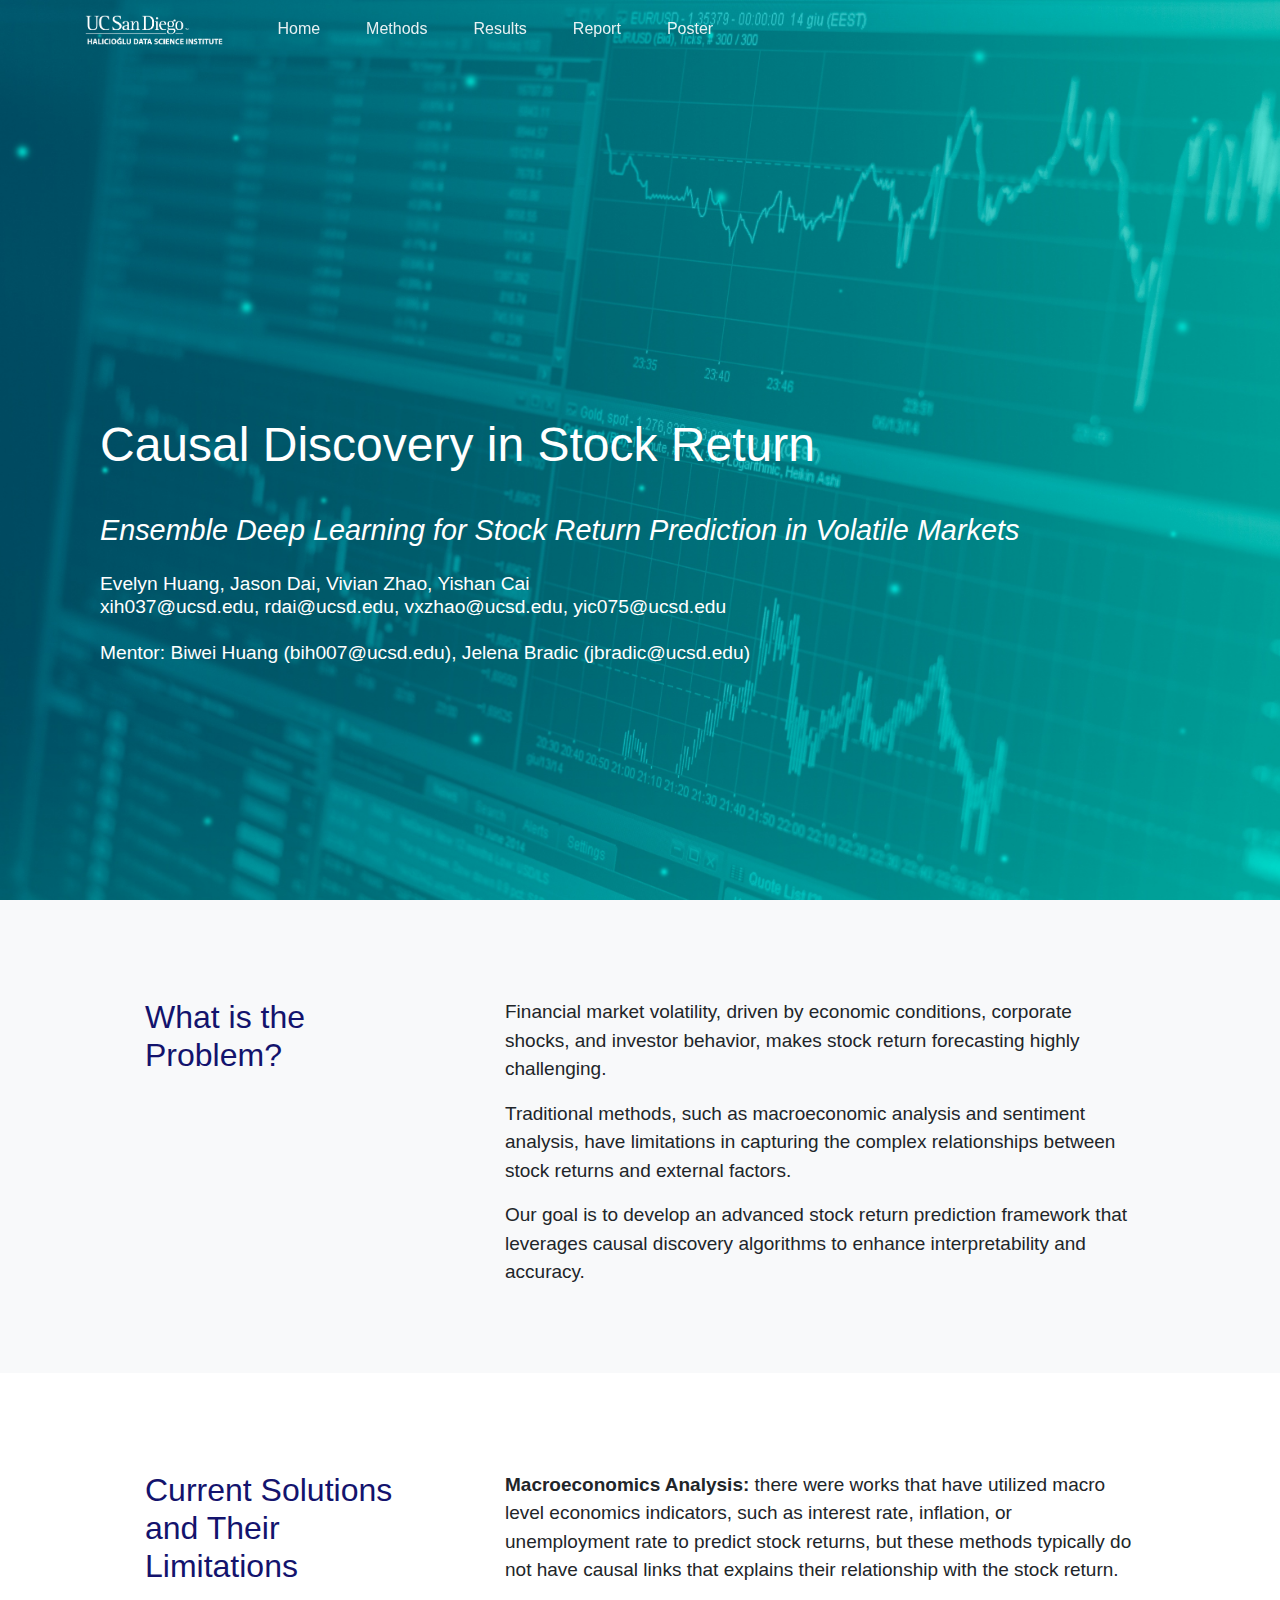
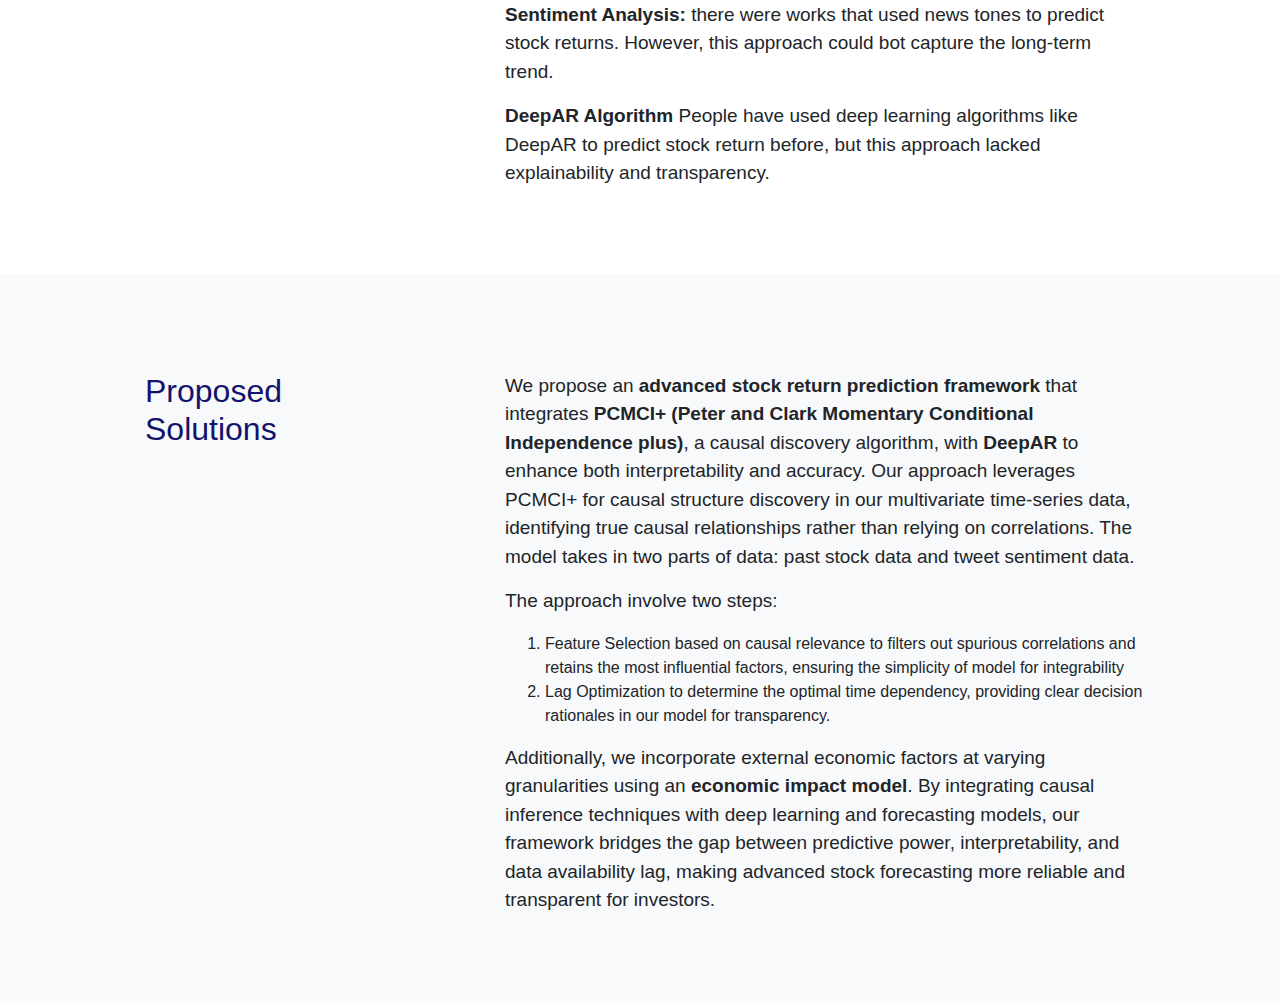
<file: index.html>
<!DOCTYPE html>
<html lang= "en">
  <head>
    <meta charset= "utf-8">
    <meta name="viewport" content="width=device-width, initial-scale=1.0">

    <link rel="stylesheet" href="https://stackpath.bootstrapcdn.com/bootstrap/4.4.1/css/bootstrap.min.css" integrity="sha384-Vkoo8x4CGsO3+Hhxv8T/Q5PaXtkKtu6ug5TOeNV6gBiFeWPGFN9MuhOf23Q9Ifjh" crossorigin="anonymous">
    <link rel="stylesheet" href="https://cdnjs.cloudflare.com/ajax/libs/font-awesome/4.7.0/css/font-awesome.min.css">
    <link rel="stylesheet" href="https://cdnjs.cloudflare.com/ajax/libs/font-awesome/5.15.3/css/all.min.css" integrity="sha512-iBBXm8fW90+nuLcSKlbmrPcLa0OT92xO1BIsZ+ywDWZCvqsWgccV3gFoRBv0z+8dLJgyAHIhR35VZc2oM/gI1w==" crossorigin="anonymous" referrerpolicy="no-referrer" />
    <link rel="stylesheet" href="style.css">
    
    <title>Causal Discovery in Stock Return</title>
    <style>
    p {
      text-align: justify;
      text-indent: 35px;
    }
    </style>
  </head>

  <body>
    <nav id="introNavbar" class="navbar navbar-expand-lg navbar-light bg-transparent navbar-light-text fixed-top">
      <div class = "container">
        <div class="icon-container">
            <span>
                <a href="https://datascience.ucsd.edu/" class="navbar-brand">
                    <img src="images/hdsi-white.png" class="dept-logo" id="hdsi-logo" alt="Department Logo">
                  </a>
            </span>
        </div>

        <button class="navbar-toggler" type="button" data-toggle="collapse" data-target="#navbar" aria-controls="navbarSupportedContent" aria-expanded="false" aria-label="Toggle navigation">
          <span class="navbar-toggler-icon"></span>
        </button>

        <div class="collapse navbar-collapse" id="navbar">
          <ul class="navbar-nav mr-auto">
            <li class="nav-item active">
              <a class="nav-link" href="index.html">Home <span class="sr-only">(current)</span></a>
            </li>
            <li class="nav-item">
              <a class="nav-link" href="Methods.html">Methods</a>
            </li>
            <li class="nav-item">
              <a class="nav-link" href="Results.html">Results</a>
            </li>
            <li class="nav-item">
              <a class="nav-link" href="docs/report.pdf" target="_blank">Report</a>
            </li>
            <li class="nav-item">
                <a class="nav-link" href="docs/poster.pdf" target="_blank">Poster</a>
            </li>
          </ul>
        </div>

        <div class="icon-container">
            <span><a href="https://github.com/VivianZhao12/CAPSTONE-stockreturn"><i class="fab fa-github"></i></a></span>
        </div>
      </div>
    </nav>

    <!-- open image -->
    <div style="position: relative;">
        <img src="images\open_bg.jpg" alt="Full Page Image" class="full-page-image">
        <div class="overlay">
            <h1>Causal Discovery in Stock Return</h1><br>
            <h2>Ensemble Deep Learning for Stock Return Prediction in Volatile Markets</h2>
            <div class="author-info">
              Evelyn Huang, Jason Dai, Vivian Zhao, Yishan Cai<br>
              xih037@ucsd.edu, rdai@ucsd.edu, vxzhao@ucsd.edu, yic075@ucsd.edu<br><br>
              Mentor: Biwei Huang (bih007@ucsd.edu), Jelena Bradic (jbradic@ucsd.edu)
            </div>
        </div>
    </div>

    <div class="container">
      <div class="container-fluid">
      
        <div id="row-prob" class="row bg-grey">
          <div class="col-sm-5 col-md-4 col-lg-4">
            <br><br>
            <h2> What is the Problem? </h2>
          </div>
          <div class="col-sm-7 col-md-8 col-lg-8 mt-5">
            <header>
              <p> Financial market volatility, driven by economic conditions, corporate shocks, and investor behavior, makes stock return forecasting highly challenging. </p>
              <p> Traditional methods, such as macroeconomic analysis and sentiment analysis, have limitations in capturing the complex relationships between stock returns and external factors. </p>
              <p> Our goal is to develop an advanced stock return prediction framework that leverages causal discovery algorithms to enhance interpretability and accuracy. </p>
            </header> 
          </div> 
        </div>
        
 
        <div id="row-cur" class="row bg-white">
          <div class="col-sm-5 col-md-4 col-lg-4">
            <br><br>
            <h2> Current Solutions and Their Limitations </h2>
          </div>
          <div class="col-sm-7 col-md-8 col-lg-8 mt-5">
            <header>
                <p> 
                  <strong>Macroeconomics Analysis: </strong> there were works that have utilized macro level economics indicators, such as interest rate, inflation, or unemployment rate to predict stock returns, but these methods typically do not have causal links that explains their relationship with the stock return.
                </p>
                <p> <strong>Sentiment Analysis: </strong> there were works that used news tones to predict stock returns. However, this approach could bot capture the long-term trend.</p>
                <p> <strong>DeepAR Algorithm</strong> People have used deep learning algorithms like DeepAR to predict stock return before, but this approach lacked explainability and transparency.</p>
            </header>
            
          </div>  
        </div>

        <div id="row-sol" class="row bg-grey">
            <div class="col-sm-5 col-md-4 col-lg-4">
              <br><br>
              <h2> Proposed Solutions </h2>
            </div>
            <div class="col-sm-7 col-md-8 col-lg-8 mt-5">
              <header>
                    <p>We propose an <strong>advanced stock return prediction framework</strong> that integrates
                        <strong>PCMCI+ (Peter and Clark Momentary Conditional Independence plus)</strong>, a causal discovery algorithm, with <strong>DeepAR</strong> to enhance both interpretability and accuracy. 
                        Our approach leverages PCMCI+ for causal structure discovery in our multivariate time-series data, identifying true
                        causal relationships rather than relying on correlations. The model takes in two parts of data: past stock data and tweet sentiment data.
                    </p>
                    <p>
                      The approach involve two steps: 
                      <ol type="1">
                     <li>
                        Feature Selection based on causal relevance to filters out spurious correlations and retains
                        the most influential factors, ensuring the simplicity of model for integrability 
                     </li>
                      <li>
                        Lag Optimization to determine the optimal time dependency, providing clear decision rationales in
                        our model for transparency.
                      </li>
                      </ol>
                    </p>
                    <p>Additionally, we incorporate external economic factors at varying granularities using an <strong>economic impact
                    model</strong>. 
                      
                    By integrating causal inference techniques with deep learning and forecasting models,
                    our framework bridges the gap between predictive power, interpretability, and data availability lag, making advanced stock forecasting more reliable and transparent for investors.
                    </p>
              </header>
            </div>  
          </div>
      </div>
    </div>

  
    <!-- Scripts -->
    <script src="https://stackpath.bootstrapcdn.com/bootstrap/4.4.1/js/bootstrap.min.js" integrity="sha384-wfSDF2E50Y2D1uUdj0O3uMBJnjuUD4Ih7YwaYd1iqfktj0Uod8GCExl3Og8ifwB6" crossorigin="anonymous"></script>
    <script src="https://code.jquery.com/jquery-3.4.1.slim.min.js" integrity="sha384-J6qa4849blE2+poT4WnyKhv5vZF5SrPo0iEjwBvKU7imGFAV0wwj1yYfoRSJoZ+n" crossorigin="anonymous"></script>
    <script src="https://cdn.jsdelivr.net/npm/popper.js@1.16.0/dist/umd/popper.min.js" integrity="sha384-Q6E9RHvbIyZFJoft+2mJbHaEWldlvI9IOYy5n3zV9zzTtmI3UksdQRVvoxMfooAo" crossorigin="anonymous"></script>
    <script src="https://stackpath.bootstrapcdn.com/bootstrap/4.4.1/js/bootstrap.min.js" integrity="sha384-wfSDF2E50Y2D1uUdj0O3uMBJnjuUD4Ih7YwaYd1iqfktj0Uod8GCExl3Og8ifwB6" crossorigin="anonymous"></script>
    <script src="main.js"></script>

  </body>
</html>
</file>
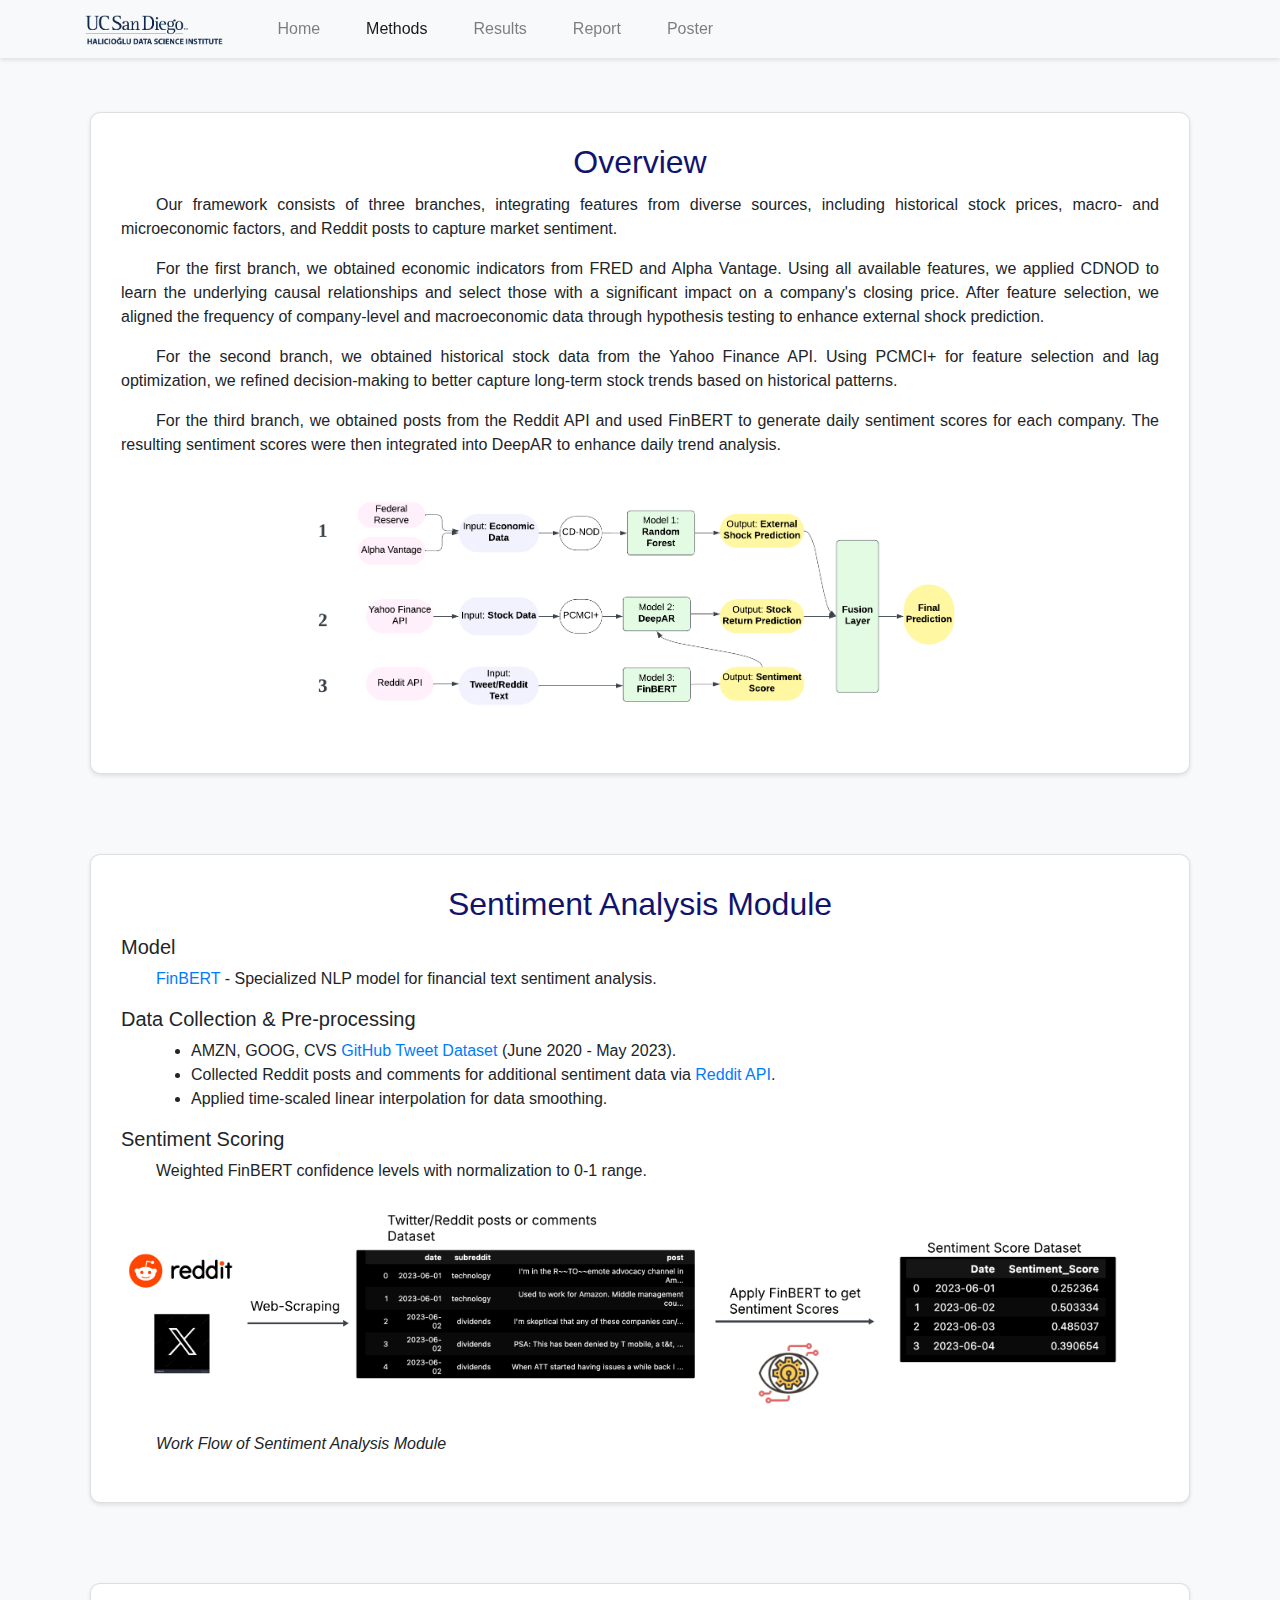
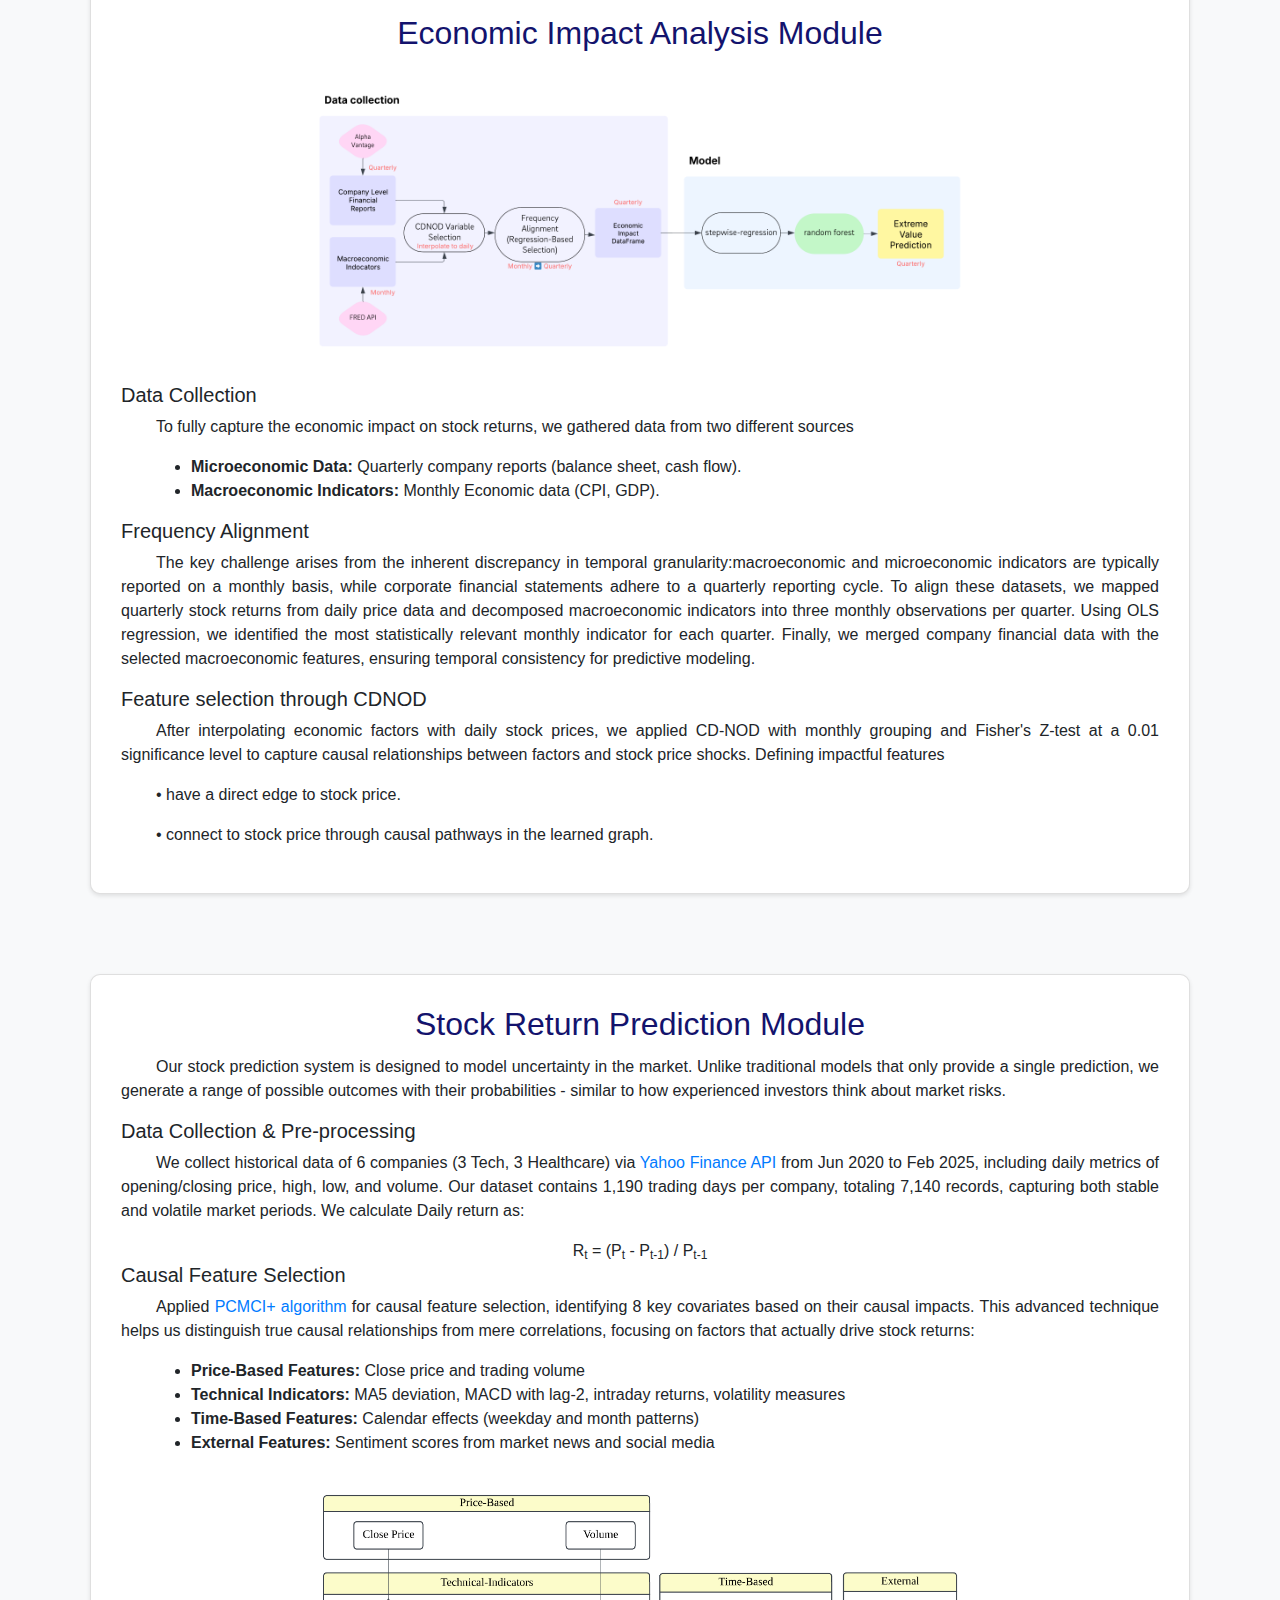
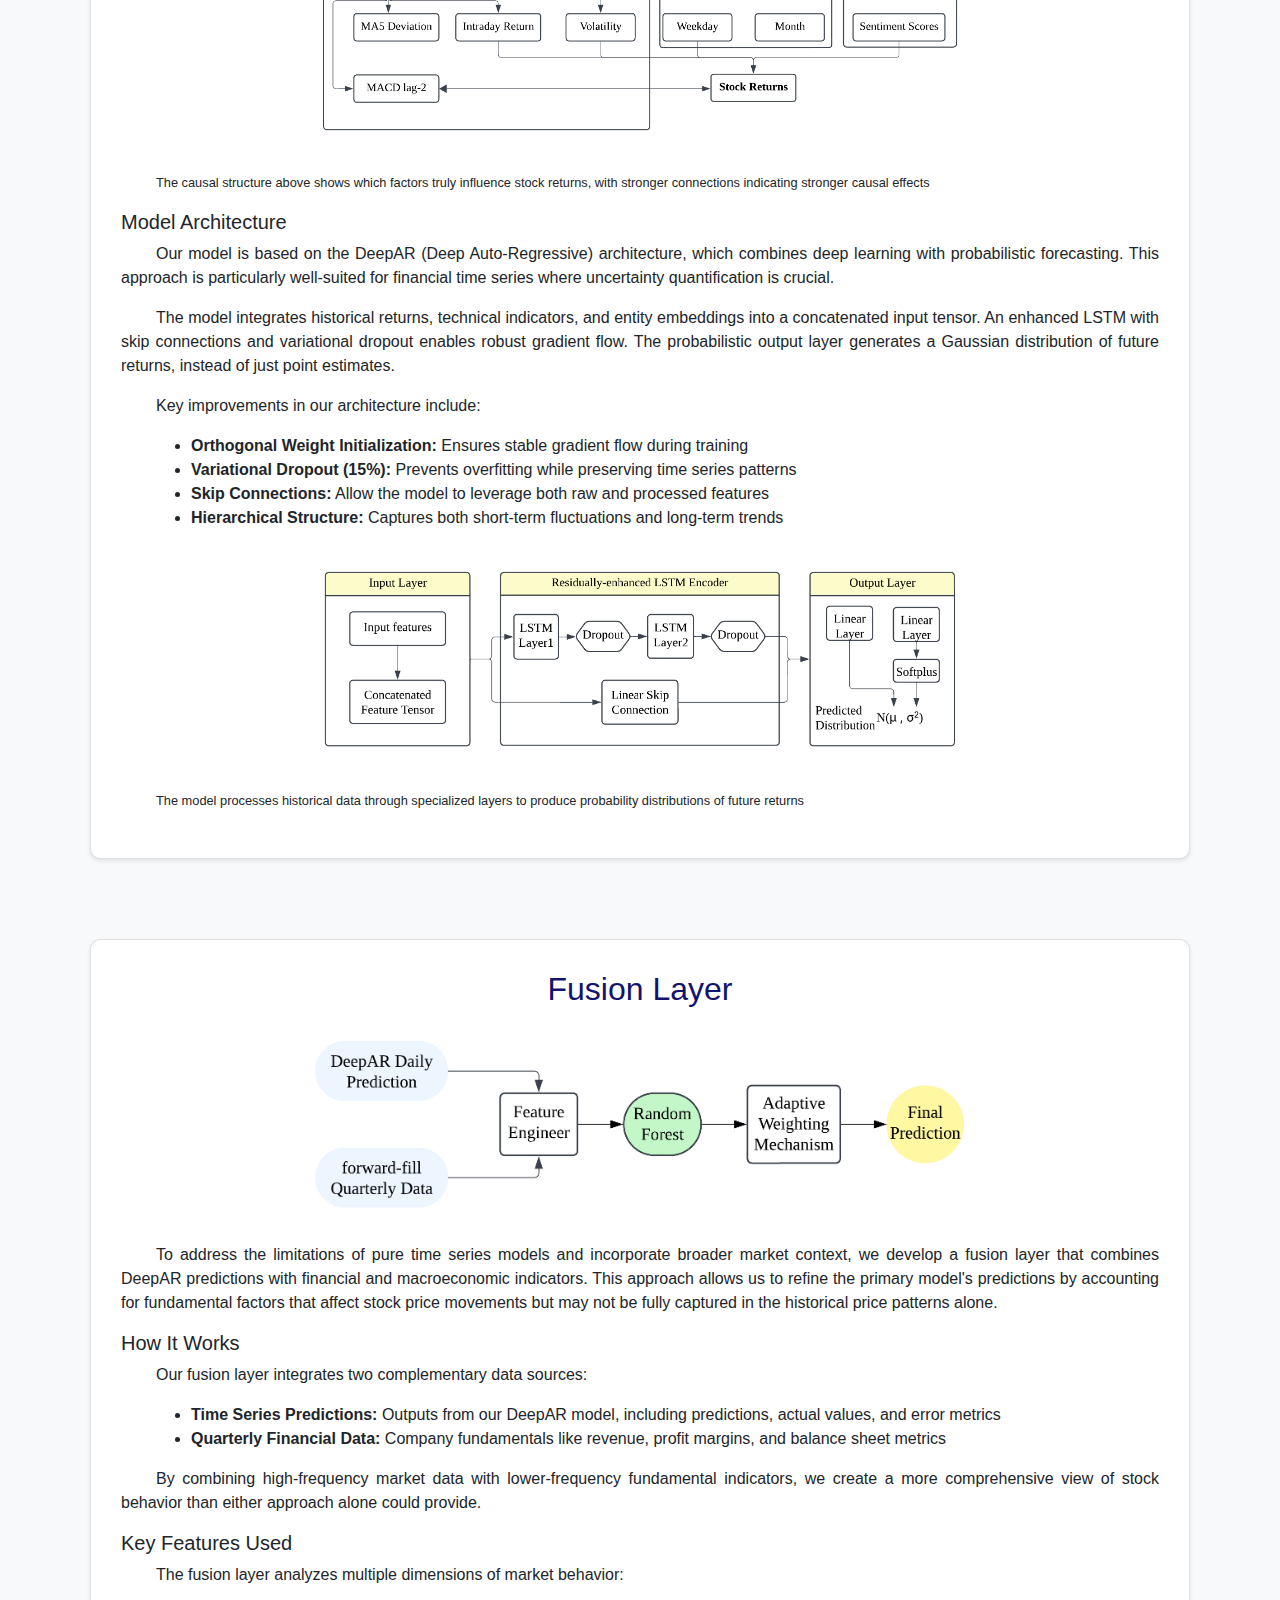
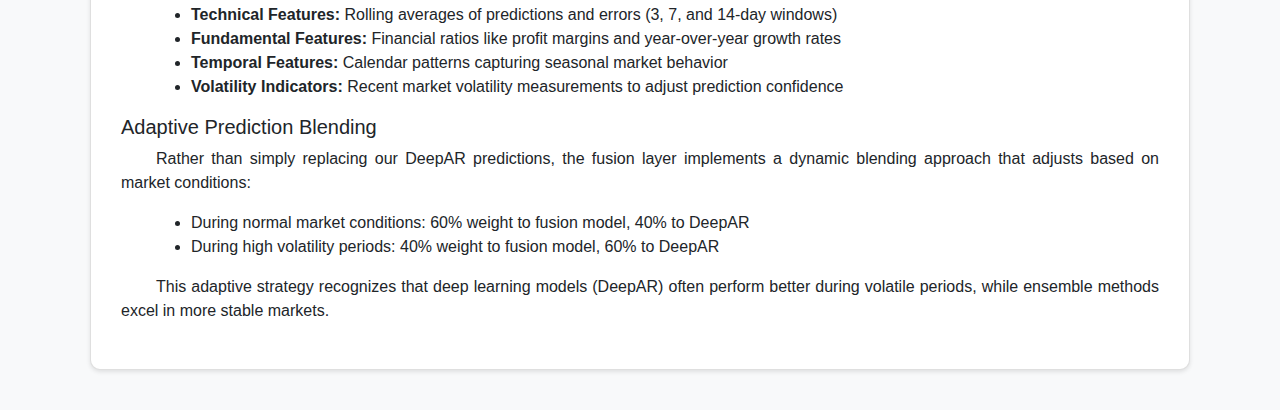
<file: Methods.html>
<!DOCTYPE html>
<html lang= "en">
  <head>
    <meta charset= "utf-8">
    <meta name="viewport" content="width=device-width, initial-scale=1.0">

    <link rel="stylesheet" href="https://stackpath.bootstrapcdn.com/bootstrap/4.4.1/css/bootstrap.min.css" integrity="sha384-Vkoo8x4CGsO3+Hhxv8T/Q5PaXtkKtu6ug5TOeNV6gBiFeWPGFN9MuhOf23Q9Ifjh" crossorigin="anonymous">
    <link rel="stylesheet" href="https://cdnjs.cloudflare.com/ajax/libs/font-awesome/4.7.0/css/font-awesome.min.css">
    <link rel="stylesheet" href="https://cdnjs.cloudflare.com/ajax/libs/font-awesome/5.15.3/css/all.min.css" integrity="sha512-iBBXm8fW90+nuLcSKlbmrPcLa0OT92xO1BIsZ+ywDWZCvqsWgccV3gFoRBv0z+8dLJgyAHIhR35VZc2oM/gI1w==" crossorigin="anonymous" referrerpolicy="no-referrer" />
    <link rel="stylesheet" href="style.css">
    
    <title>Methods</title>
    <style>
    p {
      text-align: justify;
      text-indent: 35px;
    }
    </style>
  </head>

  <body class="page-bg">
    <nav class="navbar navbar-expand-lg navbar-light bg-light fixed-top"  style="box-shadow: 0px 2px 4px rgba(0, 0, 0, 0.1);">
      <div class="container">
        <div class="icon-container">
            <span>
                <a href="https://datascience.ucsd.edu/" class="navbar-brand">
                    <img src="images/hdsi-blue-gold.png" class="dept-logo" id="hdsi-logo" alt="Department Logo">
                  </a>
            </span>
        </div>

        <button class="navbar-toggler" type="button" data-toggle="collapse" data-target="#navbar" aria-controls="navbarSupportedContent" aria-expanded="false" aria-label="Toggle navigation">
          <span class="navbar-toggler-icon"></span>
        </button>

        <div class="collapse navbar-collapse" id="navbar">
          <ul class="navbar-nav mr-auto">
            <li class="nav-item">
              <a class="nav-link" href="index.html">Home</a>
            </li>
            <li class="nav-item active">
              <a class="nav-link" href="Methods.html">Methods<span class="sr-only">(current)</span></a>
            </li>
            <li class="nav-item">
                <a class="nav-link" href="Results.html">Results</a>
            </li>
            <li class="nav-item">
                <a class="nav-link" href="docs/report.pdf" target="_blank">Report</a>
              </li>
            <li class="nav-item">
                <a class="nav-link" href="docs/poster.pdf" target="_blank">Poster</a>
            </li>
          </ul>
        </div>
      
        <div class="icon-container">
            <span><a href="https://github.com/VivianZhao12/CAPSTONE-stockreturn"><i class="fab fa-github"></i></a></span>
        </div>
        
      </div>
    </nav>
    <br><br><br>


    <div class="content-card-wrapper">
        <div class="card">
          <div class="card-body">
            <h2 class="card-title text-center">Overview</h2>
            <p>Our framework consists of three branches, integrating features from diverse sources, including historical stock prices, macro- and microeconomic factors, and Reddit posts to capture market sentiment.</p>
            <p>For the first branch, we obtained economic indicators from FRED and Alpha Vantage. Using all available features, we applied CDNOD to learn the underlying causal relationships and select those with a significant impact on a company's closing price. After feature selection, we aligned the frequency of company-level and macroeconomic data through hypothesis testing to enhance external shock prediction.</p>
            <p>For the second branch, we obtained historical stock data from the Yahoo Finance API. Using PCMCI+ for feature selection and lag optimization, we refined decision-making to better capture long-term stock trends based on historical patterns.</p>
            <p>For the third branch, we obtained posts from the Reddit API and used FinBERT to generate daily sentiment scores for each company. The resulting sentiment scores were then integrated into DeepAR to enhance daily trend analysis.</p>
            <img src="images/Flowchart.png" alt="project structure overview">
          </div>
        </div>
    </div>

    <div class="content-card-wrapper">
      <div class="card">
        <div class="card-body">
              <h2 class="card-title text-center">Sentiment Analysis Module</h2>
              <h5>Model</h5> 
              <p> <a href="https://huggingface.co/ProsusAI/finbert">FinBERT</a> - Specialized NLP model for financial text sentiment analysis.</p>
  
              <h5>Data Collection & Pre-processing</h5>
              <ul>
                  <li>AMZN, GOOG, CVS <a href="https://github.com/hao1zhao/Bigdata23/tree/main/tweet">GitHub Tweet Dataset</a> (June 2020 - May 2023).</li>
                  <li>Collected Reddit posts and comments for additional sentiment data via <a href="https://www.reddit.com/dev/api/">Reddit API</a>.</li>
                  <li>Applied time-scaled linear interpolation for data smoothing.</li>
              </ul>
  
              <h5>Sentiment Scoring</h5>
              <p> Weighted FinBERT confidence levels with normalization to 0-1 range.</p>
  
              <div class="image-container text-center">
                  <img src="images/Sentiment_work_flow.png" alt="Work Flow of Sentiment Analysis Module" style="width: 100%;">
                  <p><em>Work Flow of Sentiment Analysis Module</em></p>
              </div>
         </div>
      </div>
    </div>

    <div class="content-card-wrapper">
        <div class="card">
            <div class="card-body">
                <h2 class="card-title text-center">Economic Impact Analysis Module</h2>
                    <div class="text-center">
                        <img src="images/economic_impact_flowchart.png" alt="Economic Impact Framework">
                    </div>

                    <h5>Data Collection</h5>
                        <p>To fully capture the  economic impact on stock returns, we gathered data from two different sources</p>
                    <ul>
                        <li><strong>Microeconomic Data:</strong> Quarterly company reports (balance sheet, cash flow).</li>
                        <li><strong>Macroeconomic Indicators:</strong> Monthly Economic data (CPI, GDP).</li>
                    </ul>

                    <h5>Frequency Alignment</h5>
                    <p>The key challenge arises from the inherent discrepancy in temporal granularity:macroeconomic and microeconomic indicators are typically reported on a monthly basis, 
                      while corporate financial statements adhere to a quarterly reporting cycle. To align these datasets, we mapped quarterly stock returns from daily price data and 
                      decomposed macroeconomic indicators into three monthly observations per quarter. Using OLS regression, we identified the most statistically relevant monthly 
                      indicator for each quarter. Finally, we merged company financial data with the selected macroeconomic features, ensuring temporal consistency for predictive modeling.
                    </p>
                    <h5>Feature selection through CDNOD</h5>
                    <p>After interpolating economic factors with daily stock prices, we applied CD-NOD with monthly
                      grouping and Fisher's Z-test at a 0.01 significance level to capture causal relationships
                      between factors and stock price shocks.
                      Defining impactful features</p>
                      <p>• have a direct edge to stock price.</p>
                      <p>• connect to stock price through causal pathways in the learned graph.</p>
                    </p>
              </div>
        </div>
    </div>
      
    <div class="content-card-wrapper">
      <div class="card">
          <div class="card-body">
              <h2 class="card-title text-center">Stock Return Prediction Module</h2>
              <p>
                  Our stock prediction system is designed to model uncertainty in the market. Unlike traditional models that only 
                  provide a single prediction, we generate a range of possible outcomes with their probabilities - similar to how 
                  experienced investors think about market risks.
              </p>
                  
              <h5>Data Collection & Pre-processing</h5>
              <p>
                  We collect historical data of 6 companies (3 Tech, 3 Healthcare) via <a href="https://yfinance-python.org/">Yahoo Finance API</a> 
                  from Jun 2020 to Feb 2025, including daily metrics of opening/closing price, high, low, and volume. Our dataset contains 
                  1,190 trading days per company, totaling 7,140 records, capturing both stable and volatile market periods. We calculate Daily return as:
              <div class="formula text-center">
                  R<sub>t</sub> = (P<sub>t</sub> - P<sub>t-1</sub>) / P<sub>t-1</sub>
              </div>
                  
              <h5>Causal Feature Selection</h5>
              <p>
                  Applied <a href="https://jakobrunge.github.io/tigramite/">PCMCI+ algorithm</a> for causal feature selection, identifying 8 key covariates based on their causal impacts.
                  This advanced technique helps us distinguish true causal relationships from mere correlations, focusing on factors that actually drive stock returns:
              </p>
              <ul>
                  <li><strong>Price-Based Features:</strong> Close price and trading volume</li>
                  <li><strong>Technical Indicators:</strong> MA5 deviation, MACD with lag-2, intraday returns, volatility measures</li>
                  <li><strong>Time-Based Features:</strong> Calendar effects (weekday and month patterns)</li>
                  <li><strong>External Features:</strong> Sentiment scores from market news and social media</li>
              </ul>
              <img src="images/feature_relationship.png" alt="pcmci_plus_feature_selection">
              <p><small>The causal structure above shows which factors truly influence stock returns, with stronger connections indicating stronger causal effects</small></p>
                  
              <h5>Model Architecture</h5>
              <p>
                  Our model is based on the DeepAR (Deep Auto-Regressive) architecture, which combines deep learning with probabilistic forecasting. 
                  This approach is particularly well-suited for financial time series where uncertainty quantification is crucial.
              </p>
              <p>
                  The model integrates historical returns, technical indicators, and entity embeddings into a concatenated
                  input tensor. An enhanced LSTM with skip connections and variational dropout enables robust gradient flow.
                  The probabilistic output layer generates a Gaussian distribution of future returns, instead of just point estimates.
              </p>
              <p>
                  Key improvements in our architecture include:
              </p>
              <ul>
                  <li><strong>Orthogonal Weight Initialization:</strong> Ensures stable gradient flow during training</li>
                  <li><strong>Variational Dropout (15%):</strong> Prevents overfitting while preserving time series patterns</li>
                  <li><strong>Skip Connections:</strong> Allow the model to leverage both raw and processed features</li>
                  <li><strong>Hierarchical Structure:</strong> Captures both short-term fluctuations and long-term trends</li>
              </ul>
              <img src="images/deepar_model.png" alt="deepar_model">
              <p><small>The model processes historical data through specialized layers to produce probability distributions of future returns</small></p>
          </div>
      </div>
    </div>

    <div class="content-card-wrapper">
      <div class="card">
          <div class="card-body">
              <h2 class="card-title text-center">Fusion Layer</h2>
              <img src="images/fusion_layer.png" alt="fusion_layer">
              <p>
                  To address the limitations of pure time series models and incorporate broader market context, we develop a fusion layer that combines DeepAR predictions with financial 
                  and macroeconomic indicators. This approach allows us to refine the primary model's predictions by accounting for fundamental factors that affect stock price movements 
                  but may not be fully captured in the historical price patterns alone.
              </p>
              
              <h5>How It Works</h5>
              <p>
                  Our fusion layer integrates two complementary data sources:
              </p>
              <ul>
                  <li><strong>Time Series Predictions:</strong> Outputs from our DeepAR model, including predictions, actual values, and error metrics</li>
                  <li><strong>Quarterly Financial Data:</strong> Company fundamentals like revenue, profit margins, and balance sheet metrics</li>
              </ul>
              <p>
                  By combining high-frequency market data with lower-frequency fundamental indicators, we create a more comprehensive view of stock behavior than either approach alone could provide.
              </p>
              
              <h5>Key Features Used</h5>
              <p>
                  The fusion layer analyzes multiple dimensions of market behavior:
              </p>
              <ul>
                  <li><strong>Technical Features:</strong> Rolling averages of predictions and errors (3, 7, and 14-day windows)</li>
                  <li><strong>Fundamental Features:</strong> Financial ratios like profit margins and year-over-year growth rates</li>
                  <li><strong>Temporal Features:</strong> Calendar patterns capturing seasonal market behavior</li>
                  <li><strong>Volatility Indicators:</strong> Recent market volatility measurements to adjust prediction confidence</li>
              </ul>
              
              <h5>Adaptive Prediction Blending</h5>
              <p>
                  Rather than simply replacing our DeepAR predictions, the fusion layer implements a dynamic blending approach that adjusts based on market conditions:
              </p>
              <ul>
                  <li>During normal market conditions: 60% weight to fusion model, 40% to DeepAR</li>
                  <li>During high volatility periods: 40% weight to fusion model, 60% to DeepAR</li>
              </ul>
              <p>
                  This adaptive strategy recognizes that deep learning models (DeepAR) often perform better during volatile periods, while ensemble methods excel in more stable markets.
              </p>
          </div>
      </div>
    </div>

    <!-- Scripts -->
    <script src="https://stackpath.bootstrapcdn.com/bootstrap/4.4.1/js/bootstrap.min.js" integrity="sha384-wfSDF2E50Y2D1uUdj0O3uMBJnjuUD4Ih7YwaYd1iqfktj0Uod8GCExl3Og8ifwB6" crossorigin="anonymous"></script>
    <script src="https://code.jquery.com/jquery-3.4.1.slim.min.js" integrity="sha384-J6qa4849blE2+poT4WnyKhv5vZF5SrPo0iEjwBvKU7imGFAV0wwj1yYfoRSJoZ+n" crossorigin="anonymous"></script>
    <script src="https://cdn.jsdelivr.net/npm/popper.js@1.16.0/dist/umd/popper.min.js" integrity="sha384-Q6E9RHvbIyZFJoft+2mJbHaEWldlvI9IOYy5n3zV9zzTtmI3UksdQRVvoxMfooAo" crossorigin="anonymous"></script>
    <script src="https://stackpath.bootstrapcdn.com/bootstrap/4.4.1/js/bootstrap.min.js" integrity="sha384-wfSDF2E50Y2D1uUdj0O3uMBJnjuUD4Ih7YwaYd1iqfktj0Uod8GCExl3Og8ifwB6" crossorigin="anonymous"></script>

  </body>
</html>
</file>
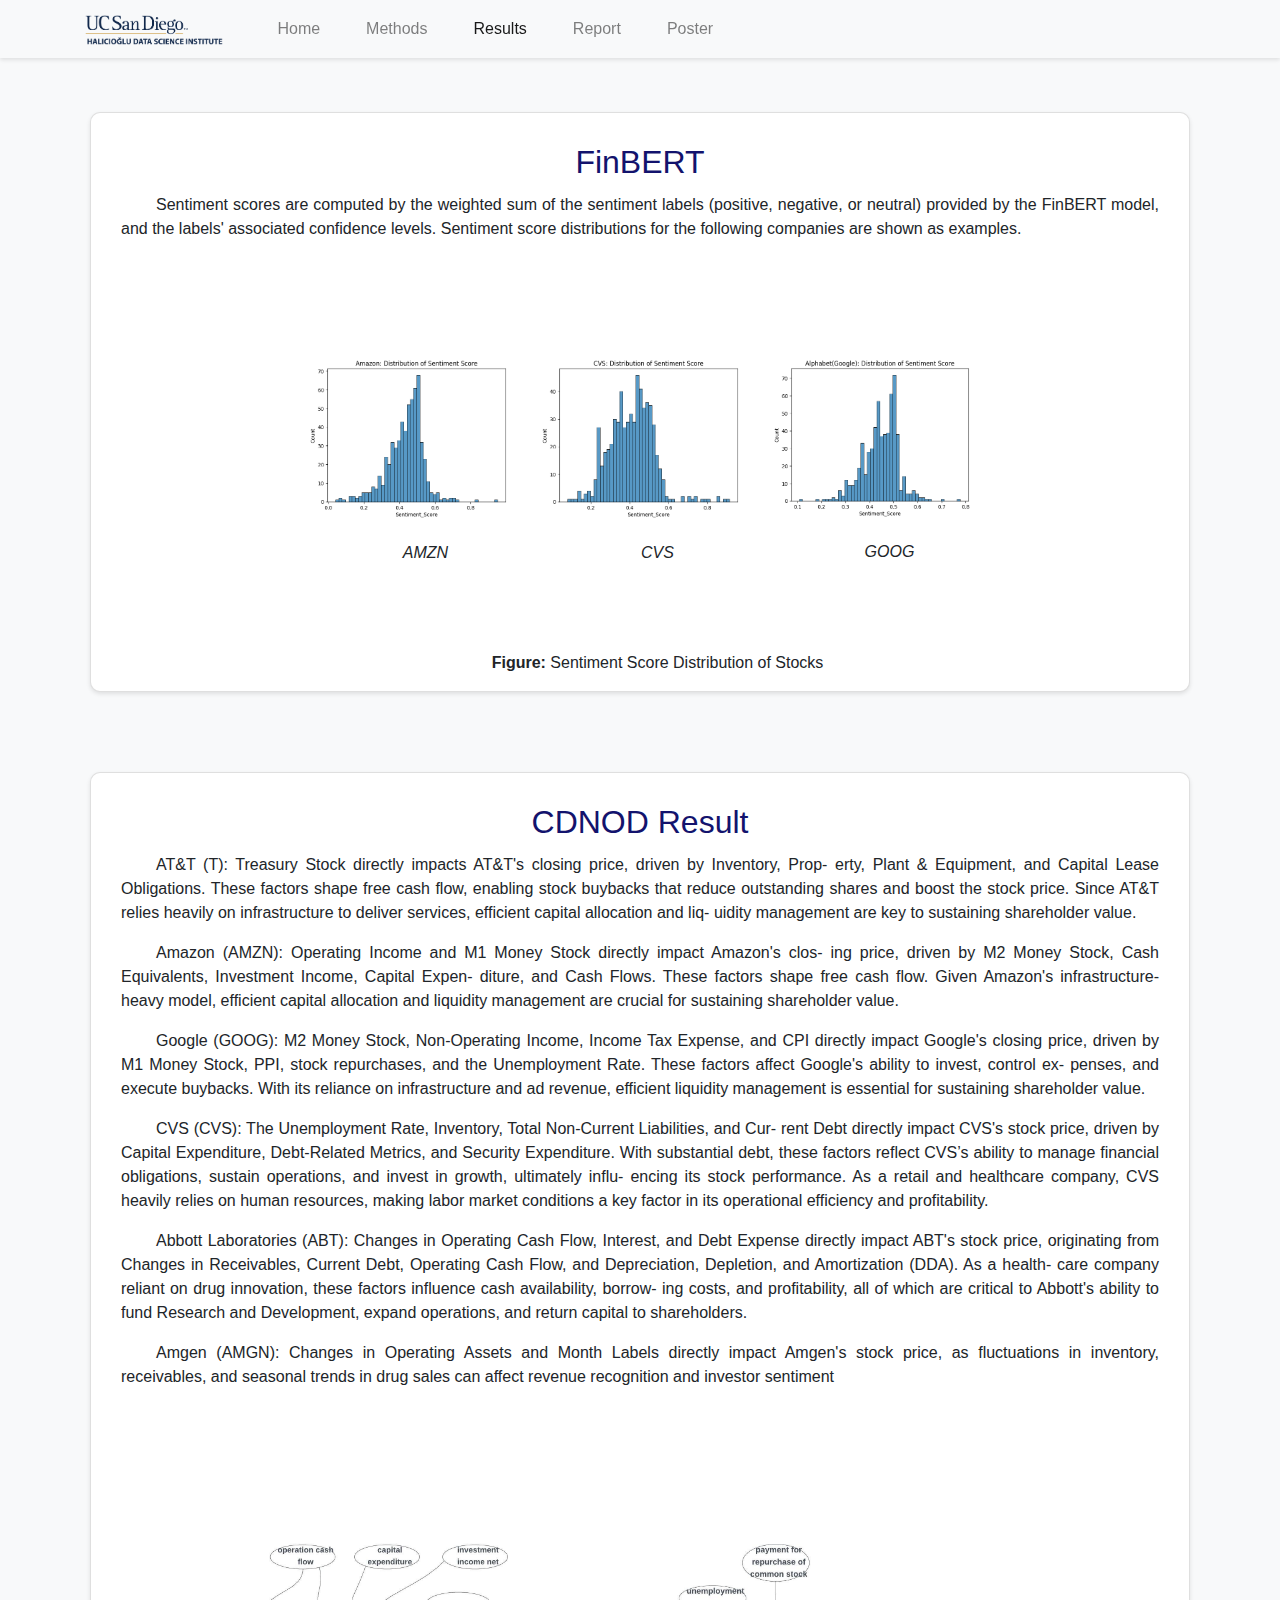
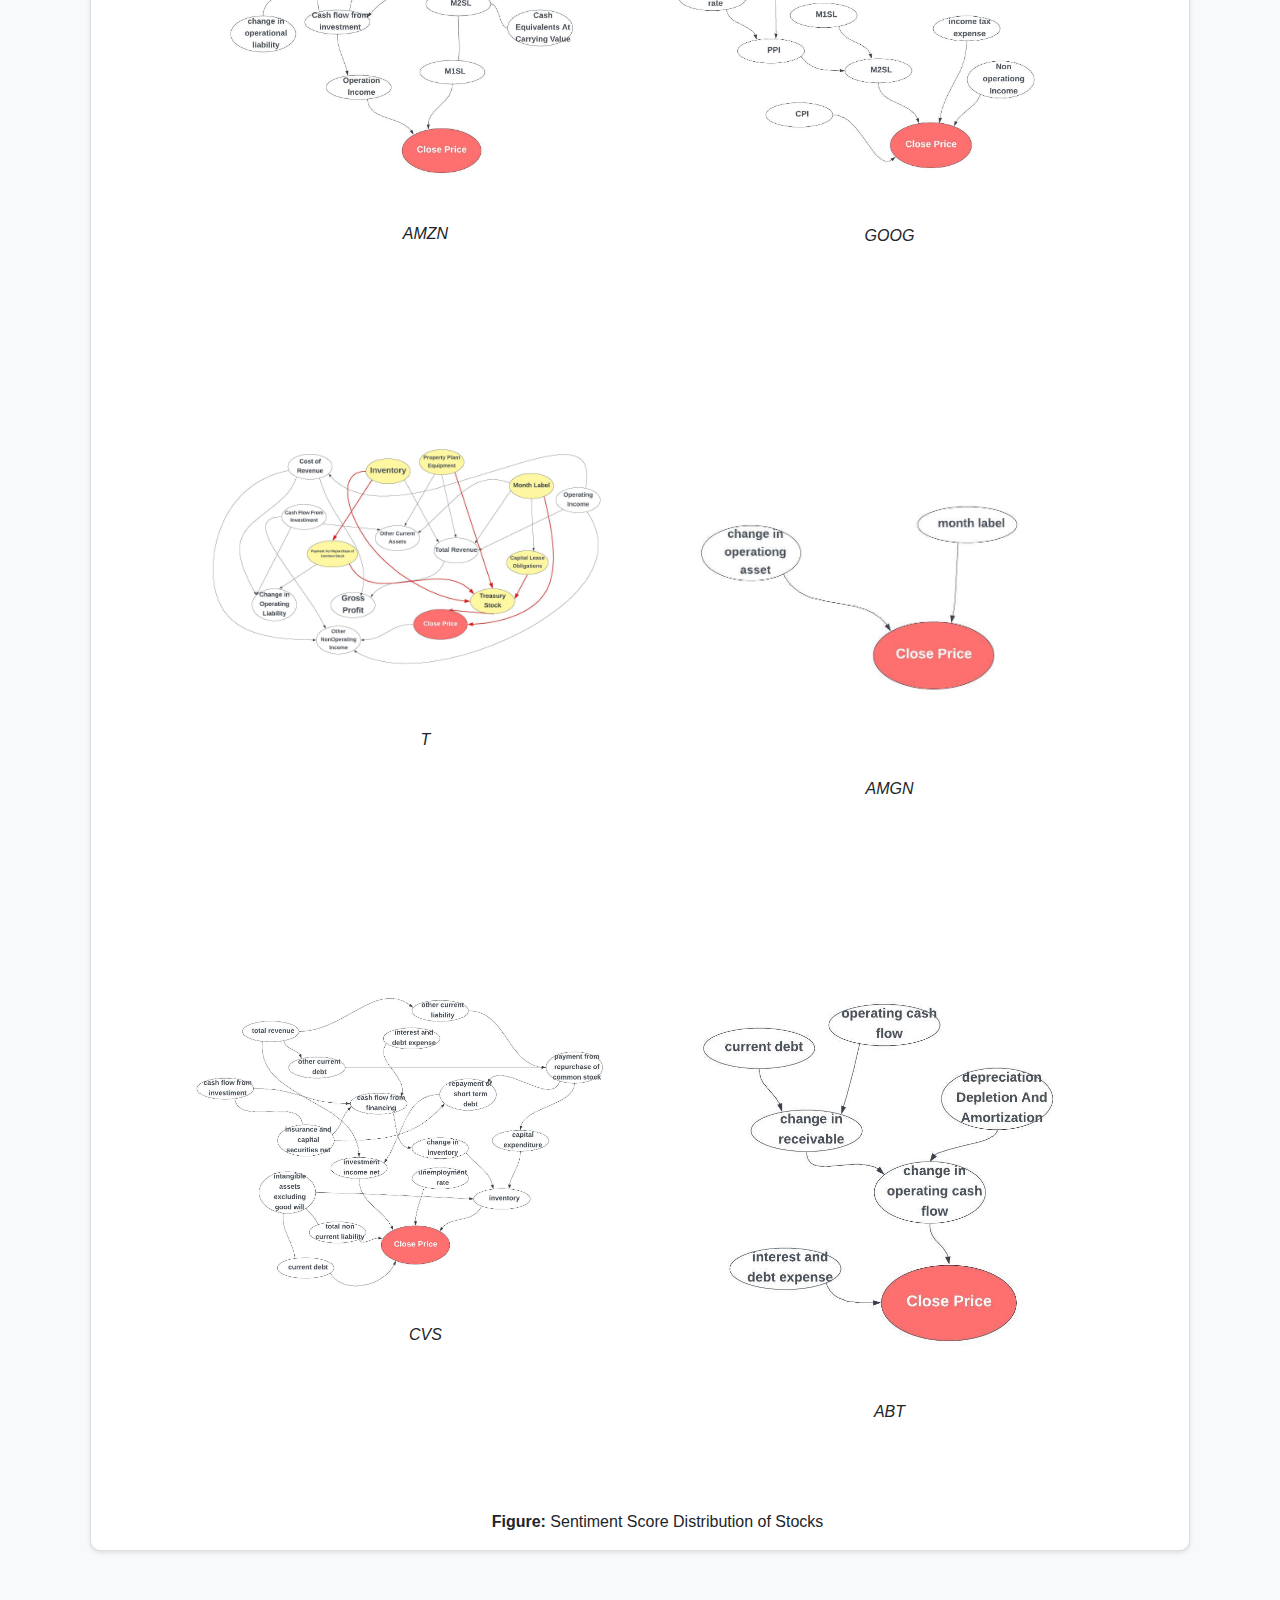
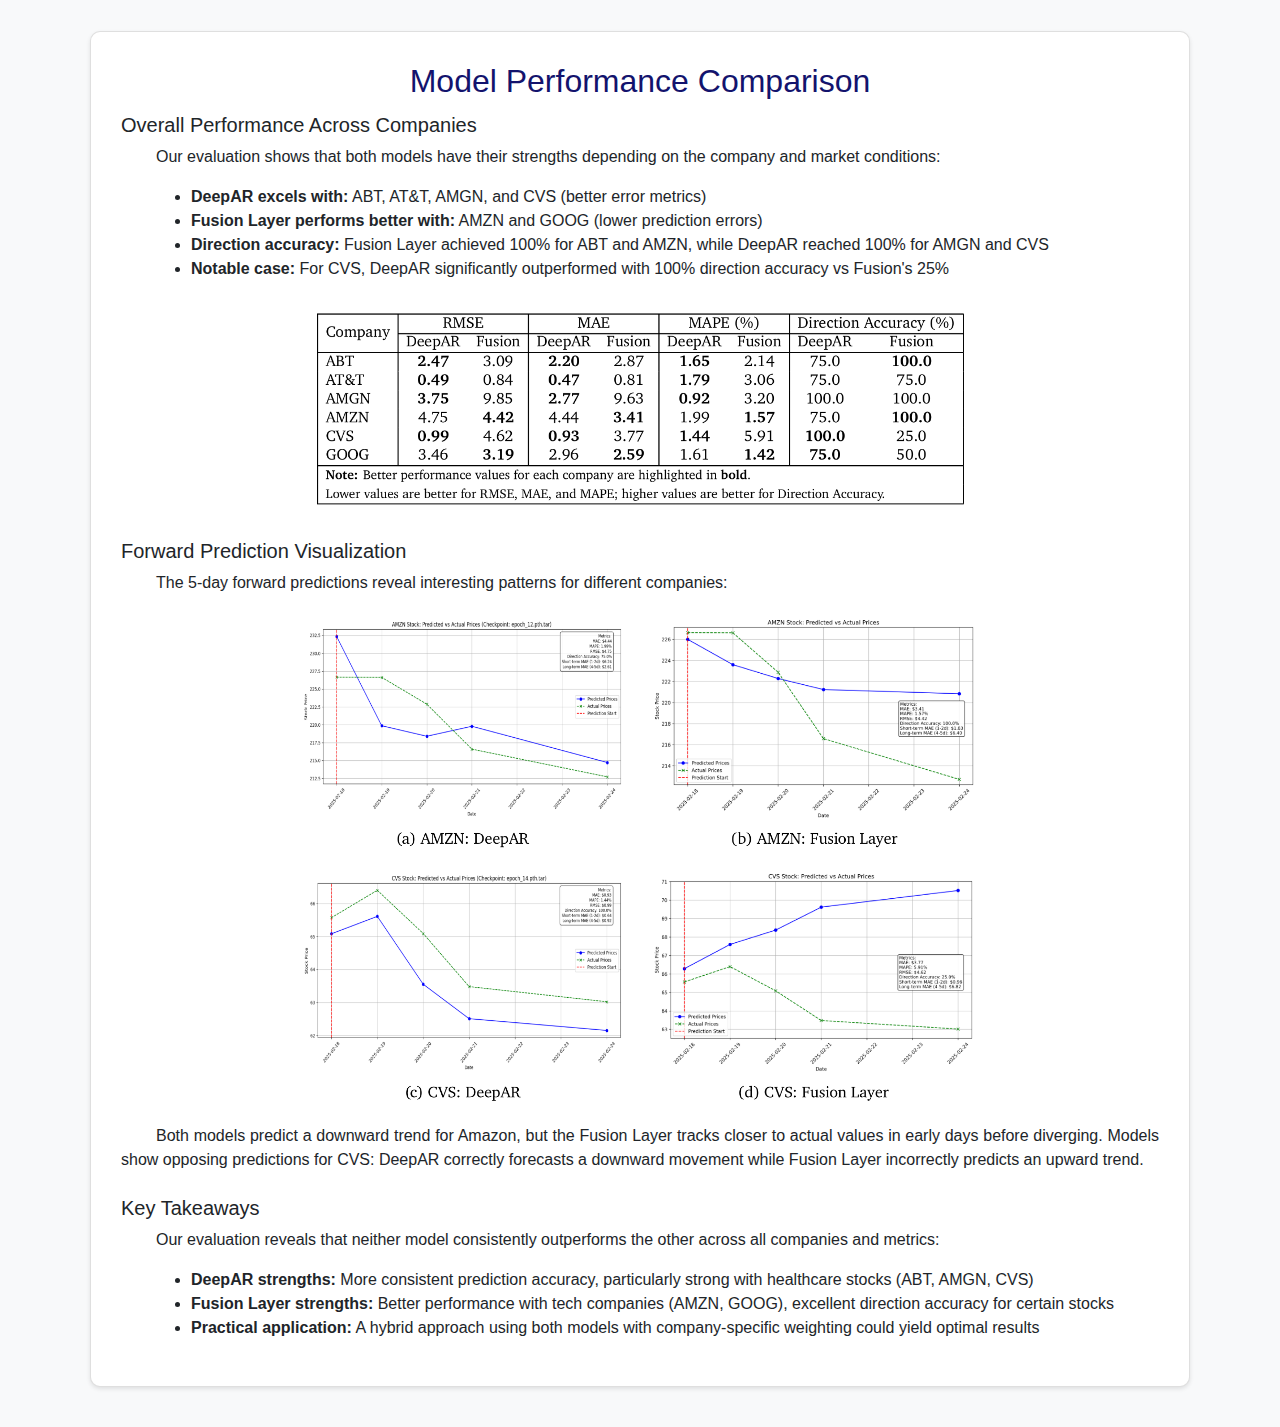
<file: Results.html>
<!DOCTYPE html>
<html lang= "en">
  <head>
    <meta charset= "utf-8">
    <meta name="viewport" content="width=device-width, initial-scale=1.0">

    <link rel="stylesheet" href="https://stackpath.bootstrapcdn.com/bootstrap/4.4.1/css/bootstrap.min.css" integrity="sha384-Vkoo8x4CGsO3+Hhxv8T/Q5PaXtkKtu6ug5TOeNV6gBiFeWPGFN9MuhOf23Q9Ifjh" crossorigin="anonymous">
    <link rel="stylesheet" href="https://cdnjs.cloudflare.com/ajax/libs/font-awesome/4.7.0/css/font-awesome.min.css">
    <link rel="stylesheet" href="https://cdnjs.cloudflare.com/ajax/libs/font-awesome/5.15.3/css/all.min.css" integrity="sha512-iBBXm8fW90+nuLcSKlbmrPcLa0OT92xO1BIsZ+ywDWZCvqsWgccV3gFoRBv0z+8dLJgyAHIhR35VZc2oM/gI1w==" crossorigin="anonymous" referrerpolicy="no-referrer" />
    <link rel="stylesheet" href="style.css">
    
    <title>Methods</title>
    <style>
    p {
      text-align: justify;
      text-indent: 35px;
    }
    </style>
  </head>

  <body class="page-bg">
    <nav class="navbar navbar-expand-lg navbar-light bg-light fixed-top"  style="box-shadow: 0px 2px 4px rgba(0, 0, 0, 0.1);">
      <div class="container">
        <div class="icon-container">
            <span>
                <a href="https://datascience.ucsd.edu/" class="navbar-brand">
                    <img src="images/hdsi-blue-gold.png" class="dept-logo" id="hdsi-logo" alt="Department Logo">
                  </a>
            </span>
        </div>

        <button class="navbar-toggler" type="button" data-toggle="collapse" data-target="#navbar" aria-controls="navbarSupportedContent" aria-expanded="false" aria-label="Toggle navigation">
          <span class="navbar-toggler-icon"></span>
        </button>

        <div class="collapse navbar-collapse" id="navbar">
          <ul class="navbar-nav mr-auto">
            <li class="nav-item">
              <a class="nav-link" href="index.html">Home</a>
            </li>
            <li class="nav-item">
              <a class="nav-link" href="Methods.html">Methods</a>
            </li>
            <li class="nav-item active">
                <a class="nav-link" href="Results.html">Results<span class="sr-only">(current)</span></a>
            </li>
            <li class="nav-item">
                <a class="nav-link" href="docs/report.pdf" target="_blank">Report</a>
              </li>
              <li class="nav-item">
                <a class="nav-link" href="docs/poster.pdf" target="_blank">Poster</a>
            </li>
          </ul>
        </div>
      
        <div class="icon-container">
            <span><a href="https://github.com/VivianZhao12/CAPSTONE-stockreturn"><i class="fab fa-github"></i></a></span>
        </div>
        
      </div>
    </nav>
    <br><br><br>


    <div class="content-card-wrapper">
      <div class="card">
        <div class="card-body">
          <h2 class="card-title text-center">FinBERT</h2>
          <p>Sentiment scores are computed by the weighted sum of the sentiment labels (positive, negative, or neutral) provided by the FinBERT model, and the labels' associated confidence levels. Sentiment score distributions for the following companies are shown as examples.</p>
        </div>

          <div class="image-container text-center">
            <div class="row justify-content-center">
                <div class="col-md-3">
                    <img src="images/amzn_sentiment.png" alt="AMZN Sentiment" class="img-fluid" style="width: 200%; height: auto;">
                    <p class="text-center"><em>AMZN</em></p>
                </div>
                <div class="col-md-3">
                    <img src="images/cvs_sentiment.png" alt="CVS Sentiment" class="img-fluid" style="width: 200%; height: auto;">
                    <p class="text-center"><em>CVS</em></p>
                </div>
                <div class="col-md-3">
                    <img src="images/goog_sentiment.png" alt="GOOG Sentiment" class="img-fluid" style="width: 200%; height: auto;">
                    <p class="text-center"><em>GOOG</em></p>
                </div>
            </div>
            <p class="text-center"><strong>Figure:</strong> Sentiment Score Distribution of Stocks</p>
        </div>
      </div>
    </div>


    <div class="content-card-wrapper">
      <div class="card">
          <div class="card-body">
              <h2 class="card-title text-center">CDNOD Result</h2>
              <p>AT&T (T): Treasury Stock directly impacts AT&T's closing price, driven by Inventory, Prop-
                erty, Plant & Equipment, and Capital Lease Obligations. These factors shape free cash flow,
                enabling stock buybacks that reduce outstanding shares and boost the stock price. Since
                AT&T relies heavily on infrastructure to deliver services, efficient capital allocation and liq-
                uidity management are key to sustaining shareholder value.</p>
              <p>Amazon (AMZN): Operating Income and M1 Money Stock directly impact Amazon's clos-
                ing price, driven by M2 Money Stock, Cash Equivalents, Investment Income, Capital Expen-
                diture, and Cash Flows. These factors shape free cash flow. Given Amazon's infrastructure-
                heavy model, efficient capital allocation and liquidity management are crucial for sustaining
                shareholder value.</p>
              <p>Google (GOOG): M2 Money Stock, Non-Operating Income, Income Tax Expense, and CPI
                directly impact Google's closing price, driven by M1 Money Stock, PPI, stock repurchases,
                and the Unemployment Rate. These factors affect Google's ability to invest, control ex-
                penses, and execute buybacks. With its reliance on infrastructure and ad revenue, efficient
                liquidity management is essential for sustaining shareholder value.</p>
              <p>CVS (CVS): The Unemployment Rate, Inventory, Total Non-Current Liabilities, and Cur-
                rent Debt directly impact CVS's stock price, driven by Capital Expenditure, Debt-Related Metrics, and Security Expenditure. With substantial debt, these factors reflect CVS’s ability
                to manage financial obligations, sustain operations, and invest in growth, ultimately influ-
                encing its stock performance. As a retail and healthcare company, CVS heavily relies on
                human resources, making labor market conditions a key factor in its operational efficiency
                and profitability.</p>
              <p>Abbott Laboratories (ABT): Changes in Operating Cash Flow, Interest, and Debt Expense
                directly impact ABT's stock price, originating from Changes in Receivables, Current Debt,
                Operating Cash Flow, and Depreciation, Depletion, and Amortization (DDA). As a health-
                care company reliant on drug innovation, these factors influence cash availability, borrow-
                ing costs, and profitability, all of which are critical to Abbott's ability to fund Research and
                Development, expand operations, and return capital to shareholders.</p>
                <p>Amgen (AMGN): Changes in Operating Assets and Month Labels directly impact Amgen's
                  stock price, as fluctuations in inventory, receivables, and seasonal trends in drug sales can
                  affect revenue recognition and investor sentiment</p>
          </div>
        <div class="image-container text-center">
          <div class="row justify-content-center">
            <div class="col-md-6">
              <img src="images/AMZN.jpeg" alt="AMZN cdnod" class="img-fluid" style="width: 100%; height: auto;">
              <p class="text-center"><em>AMZN</em></p>
            </div>
            <div class="col-md-6">
              <img src="images/GOOG.jpeg" alt="GOOG cdnod" class="img-fluid" style="width: 100%; height: auto;">
              <p class="text-center"><em>GOOG</em></p>
            </div>
          </div>
          <div class="row justify-content-center mt-3">
            <div class="col-md-6">
              <img src="images/T.jpeg" alt="T Sentiment" class="img-fluid" style="width: 100%; height: auto;">
              <p class="text-center"><em>T</em></p>
            </div>
            <div class="col-md-6">
              <img src="images/AMGN.jpeg" alt="AMGN cdnod" class="img-fluid" style="width: 100%; height: auto;">
              <p class="text-center"><em>AMGN</em></p>
            </div>
          </div>
          <div class="row justify-content-center mt-3">
            <div class="col-md-6">
              <img src="images/CVS.jpeg" alt="CVS cdnod" class="img-fluid" style="width: 100%; height: auto;">
              <p class="text-center"><em>CVS</em></p>
            </div>
            <div class="col-md-6">
              <img src="images/ABT.jpeg" alt="ABT cdnod" class="img-fluid" style="width: 100%; height: auto;">
              <p class="text-center"><em>ABT</em></p>
            </div>
          </div>
          <p class="text-center"><strong>Figure:</strong> Sentiment Score Distribution of Stocks</p>
        </div>
      </div>
    </div>
    
  

    <div class="content-card-wrapper">
      <div class="card">
          <div class="card-body">
              <h2 class="card-title text-center">Model Performance Comparison</h2>
              
              <h5>Overall Performance Across Companies</h5>
              <p>
                  Our evaluation shows that both models have their strengths depending on the company and market conditions:
              </p>
              <ul>
                  <li><strong>DeepAR excels with:</strong> ABT, AT&T, AMGN, and CVS (better error metrics)</li>
                  <li><strong>Fusion Layer performs better with:</strong> AMZN and GOOG (lower prediction errors)</li>
                  <li><strong>Direction accuracy:</strong> Fusion Layer achieved 100% for ABT and AMZN, while DeepAR reached 100% for AMGN and CVS</li>
                  <li><strong>Notable case:</strong> For CVS, DeepAR significantly outperformed with 100% direction accuracy vs Fusion's 25%</li>
              </ul>
              <img src="images/performance_table.png" alt="Performance metrics comparison table">
          
              
              <h5>Forward Prediction Visualization</h5>
              <p>
                  The 5-day forward predictions reveal interesting patterns for different companies:
              </p>
              <img src="images/amzn_compare.png" alt="amazon comparison plot">
              <img src="images/cvs_compare.png" alt="cvs comparison plot">
              
              
              <p>
                  Both models predict a downward trend for Amazon, but the Fusion Layer tracks closer to actual values in early days before diverging.
                  Models show opposing predictions for CVS: DeepAR correctly forecasts a downward movement while Fusion Layer incorrectly predicts an upward trend.
              </p>
              
              <h5 class="mt-4">Key Takeaways</h5>
              <p>
                  Our evaluation reveals that neither model consistently outperforms the other across all companies and metrics:
              </p>
              <ul>
                  <li><strong>DeepAR strengths:</strong> More consistent prediction accuracy, particularly strong with healthcare stocks (ABT, AMGN, CVS)</li>
                  <li><strong>Fusion Layer strengths:</strong> Better performance with tech companies (AMZN, GOOG), excellent direction accuracy for certain stocks</li>
                  <li><strong>Practical application:</strong> A hybrid approach using both models with company-specific weighting could yield optimal results</li>
              </ul>
          </div>
      </div>
    </div>

    <!-- Scripts -->
    <script src="https://stackpath.bootstrapcdn.com/bootstrap/4.4.1/js/bootstrap.min.js" integrity="sha384-wfSDF2E50Y2D1uUdj0O3uMBJnjuUD4Ih7YwaYd1iqfktj0Uod8GCExl3Og8ifwB6" crossorigin="anonymous"></script>
    <script src="https://code.jquery.com/jquery-3.4.1.slim.min.js" integrity="sha384-J6qa4849blE2+poT4WnyKhv5vZF5SrPo0iEjwBvKU7imGFAV0wwj1yYfoRSJoZ+n" crossorigin="anonymous"></script>
    <script src="https://cdn.jsdelivr.net/npm/popper.js@1.16.0/dist/umd/popper.min.js" integrity="sha384-Q6E9RHvbIyZFJoft+2mJbHaEWldlvI9IOYy5n3zV9zzTtmI3UksdQRVvoxMfooAo" crossorigin="anonymous"></script>
    <script src="https://stackpath.bootstrapcdn.com/bootstrap/4.4.1/js/bootstrap.min.js" integrity="sha384-wfSDF2E50Y2D1uUdj0O3uMBJnjuUD4Ih7YwaYd1iqfktj0Uod8GCExl3Og8ifwB6" crossorigin="anonymous"></script>

  </body>
</html>
</file>
<file: style.css>
* {
  box-sizing: border-box;
  font-family: 'Brandon Grotesque', 'Futura', 'Trebuchet MS', sans-serif;
}

body {
  background-color: #ffffff;
  margin: 0;
  padding: 0;
}

img {
  max-width: 100%;
  height: auto;
}

h1 {
  text-align: left;
  color: rgb(19, 19, 109);
  margin-right: 30px;
  margin-left: 30px;
}

h2 {
  text-align: left;
  color: rgb(19, 19, 109);
  margin-right: 30px;
  margin-left: 30px;
}

h3 {
  text-align: center;
}

li {
  margin-left: 30px;
}

.full-page-image {
  width: 100%;
  height: 100vh;
  object-fit: cover;
}

.overlay {
  position: absolute;
  left: 100px;
  top: 60%;
  transform: translateY(-50%);
  color: white;
  z-index: 1;
}

.overlay h1 {
  color: white;
  font-size: 3rem;
  margin: 0;
  padding: 0;
  text-align: left;
  margin-bottom: 15px;
  width: 100%;
}

.overlay h2 {
  color: white;
  font-size: 1.8rem;
  margin: 0;
  padding: 0;
  text-align: left;
  margin-bottom: 25px;
  width: 100%;
  font-weight: normal;
  font-style:italic;
}

.author-info {
  color: white;
  font-size: 1.2rem;
  line-height: 1.2;
  margin: 0;
  padding: 0;
  text-align: left;
  white-space: nowrap;
  width: 100%;
}

.container {
  width: 100%;
  padding: 0 15px;
  margin: 0 auto;
  display: contents;
}

.container p {
  font-size: 19px;
  text-align: left;
  text-indent: 0px;
  margin-right: 30px;
  margin-left: 30px;
}

.row {
  padding-left: 100px;
  padding-right: 100px;
  padding-top: 50px;
  padding-bottom: 70px;
}

#row-exp {
  padding-bottom: 10%;
}

#row-project {
  padding-bottom: 55%;
}

.row.bg-white {
  background-color: white;
}

.row.bg-grey {
  background-color: #f8f9fa;
}

.with-box-shadow {
  box-shadow: 0px 2px 4px rgba(0, 0, 0, 0.1);
}

.icon-container {
  display: flex;
  justify-content: flex-end;
  max-width: 300px;
  margin: 0 auto;
}

.icon-container span {
  margin-left: 20px;
}

.icon-container span:first-child {
  margin-left: 0;
}

.icon-container a {
  color: rgba(122, 120, 120, 0.879);
}

.icon-container a:hover {
  color: #343a40;
}

.dept-logo {
  height: 30px;
  width: auto;
  transition: opacity 0.3s ease;
}

/* Keep the transparent navbar for the home page */
#introNavbar {
  background-color: transparent;
  transition: all 0.3s ease-in-out;
}

/* Navbar light text styling */
.navbar-light-text .navbar-nav .nav-link {
  color: rgba(255, 255, 255, 0.9) !important;
}

.navbar-light-text .navbar-toggler {
  border-color: rgba(255, 255, 255, 0.9);
}

.navbar-light-text .navbar-toggler-icon {
  background-image: url("data:image/svg+xml,%3csvg xmlns='http://www.w3.org/2000/svg' width='30' height='30' viewBox='0 0 30 30'%3e%3cpath stroke='rgba(255, 255, 255, 0.9)' stroke-linecap='round' stroke-miterlimit='10' stroke-width='2' d='M4 7h22M4 15h22M4 23h22'/%3e%3c/svg%3e");
}

.navbar, .navbar-nav .nav-link {
  transition: all 0.3s ease-in-out;
}

/* Collapsed navbar styling */
@media screen and (max-width: 768px) {
  /* This makes the dropdown transparent like the main navbar */
  #introNavbar .navbar-collapse {
    background-color: rgba(0, 0, 0, 0.5) !important;
    padding: 10px;
    border-radius: 5px;
  }
  
  /* Keep the text white in the transparent dropdown */
  #introNavbar .navbar-collapse .nav-link {
    color: rgba(255, 255, 255, 0.9) !important;
  }
  
  #introNavbar .navbar-collapse .nav-link:hover {
    color: white !important;
  }
  
  #introNavbar .navbar-collapse .nav-item.active .nav-link {
    color: white !important;
    font-weight: bold;
  }
  
  /* For other navbars (non-transparent ones) */
  .navbar-light .navbar-collapse {
    background-color: #f8f9fa !important;
    padding: 10px;
    border-radius: 5px;
  }
  
  .navbar-light .navbar-collapse .nav-link {
    color: rgba(0, 0, 0, 0.5) !important;
  }
  
  .navbar-light .navbar-collapse .nav-link:hover {
    color: rgba(0, 0, 0, 0.7) !important;
  }
  
  .navbar-light .navbar-collapse .nav-item.active .nav-link {
    color: rgba(0, 0, 0, 0.9) !important;
  }
}

.page-bg {
  background-color: #f8f9fa;
}

.content-card-wrapper {
  max-width: 1200px;
  padding: 20px 50px;
  margin: 0 auto;
}

.card {
  border-radius: 10px;
  box-shadow: 0 2px 4px rgba(0, 0, 0, 0.1);
  background-color: #fff;
  margin: 20px auto;
  width: 100%;
  border: 1px solid rgba(0, 0, 0, 0.125);
}

.card-body {
  padding: 30px;
}

.card img {
  width: 65%;
  height: auto;
  display: block;
  margin: 20px auto;
  border-radius: 5px;
}

@media screen and (max-width: 1024px) {
  .overlay {
    left: 50px;
  }
  
  .overlay h1 {
    font-size: 2.5rem;
  }
  
  .row {
    padding-left: 50px;
    padding-right: 50px;
  }
  
  .content-card-wrapper {
    padding: 20px 30px;
  }
  
  .container p {
    font-size: 17px;
  }
}

@media screen and (max-width: 768px) {
  .overlay {
    left: 20px;
    top: 50%;
    width: 80%;
  }
  
  .overlay h1 {
    font-size: 2rem;
  }
  
  .author-info {
    font-size: 1rem;
    white-space: normal;
  }
  
  .row {
    padding-left: 20px;
    padding-right: 20px;
    padding-top: 30px;
    padding-bottom: 40px;
  }
  
  #row-project {
    padding-bottom: 30%;
  }
  
  .content-card-wrapper {
    padding: 15px;
  }
  
  .card {
    margin: 15px auto;
  }
  
  .card-body {
    padding: 20px;
  }
  
  .card img {
    width: 85%;
  }
  
  h1, h2 {
    margin-right: 15px;
    margin-left: 15px;
  }
  
  .container p {
    font-size: 16px;
    margin-right: 15px;
    margin-left: 15px;
  }
  
  .navbar-collapse {
    background-color: rgba(0, 0, 0, 0.8);
    padding: 10px;
    border-radius: 5px;
  }
}

@media screen and (max-width: 480px) {
  .overlay h1 {
    font-size: 1.7rem;
  }
  
  .author-info {
    font-size: 0.9rem;
  }
  
  .container p {
    font-size: 15px;
  }
  
  .card img {
    width: 100%;
  }
  
  .card-body {
    padding: 15px;
  }
  
  .icon-container {
    justify-content: center;
  }
}
</file>
